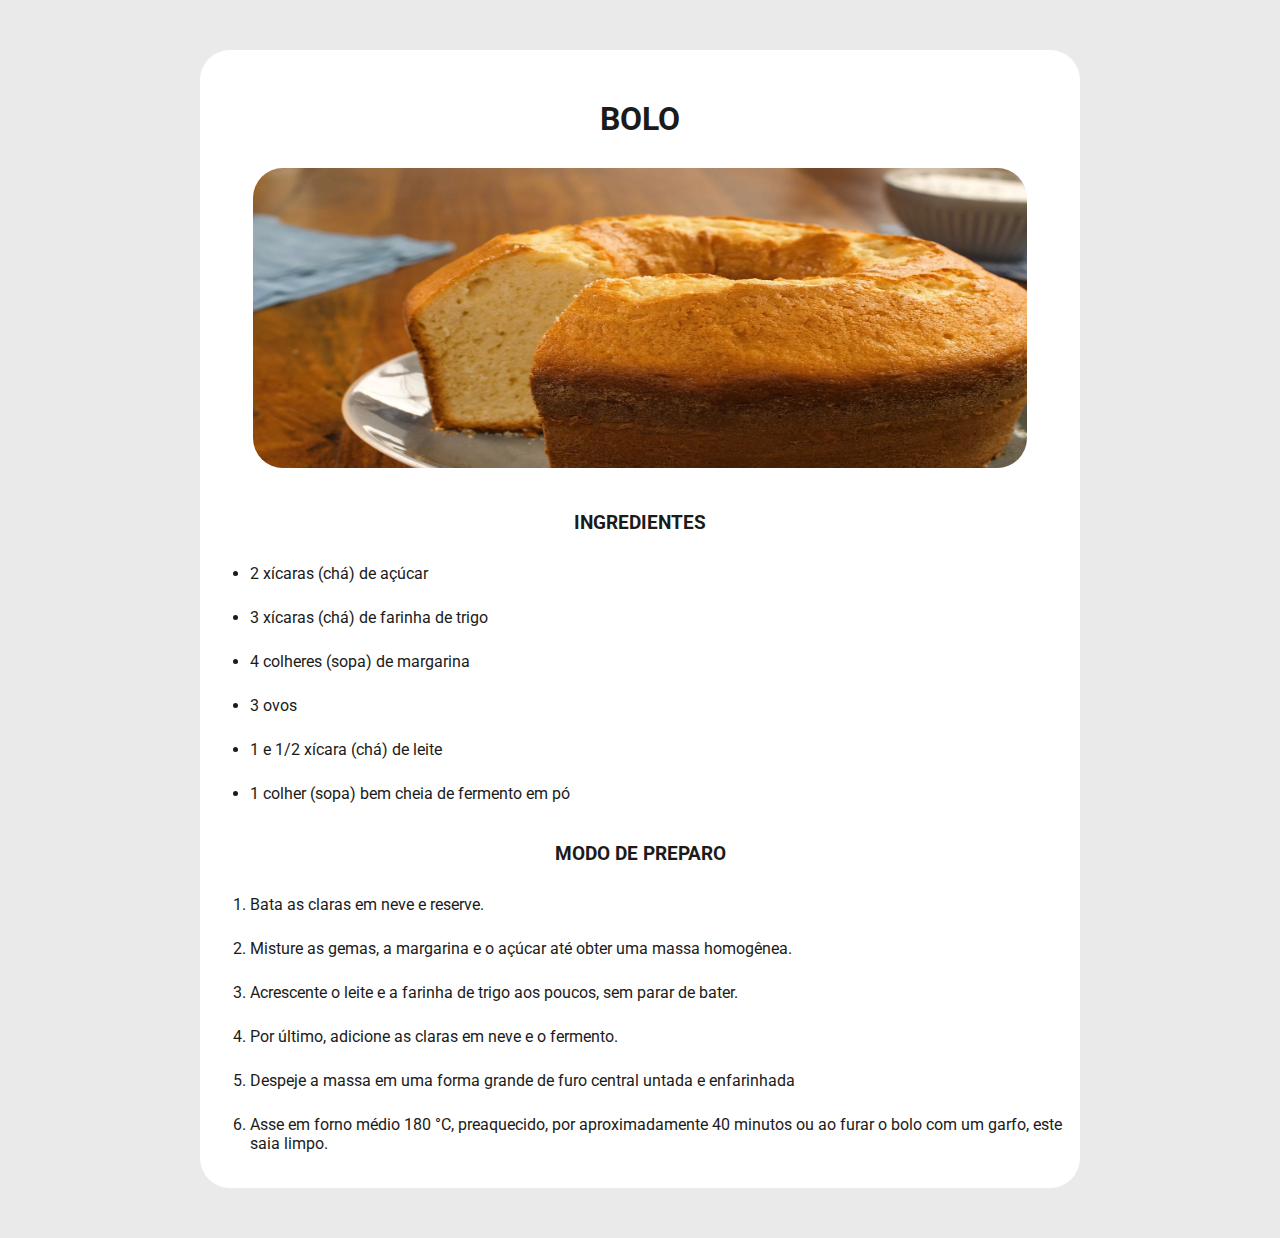
<file: 4.pagina-de-receita/index.html>
<!DOCTYPE html>
<html lang="en">
<head>
    <meta charset="UTF-8">
    <meta http-equiv="X-UA-Compatible" content="IE=edge">
    <meta name="viewport" content="width=device-width, initial-scale=1.0">
    <title>Página de Receitas</title>
    <link rel="stylesheet" href="style.css">
    <link rel="preconnect" href="https://fonts.googleapis.com" />
    <link rel="preconnect" href="https://fonts.gstatic.com" crossorigin />
    <link
   href="https://fonts.googleapis.com/css2?family=Roboto:wght@400;700&display=swap"
   rel="stylesheet"/>
</head>
<body>
    <div class="main-container">
        <h1>Bolo</h1>
        <div class="imagem">
            <img src="./assets/bolo.webp">
        </div>
        <h3>Ingredientes</h3>
        <ul class="listas">
            <li>2 xícaras (chá) de açúcar</li>
            <li>3 xícaras (chá) de farinha de trigo</li>
            <li>4 colheres (sopa) de margarina</li>
            <li>3 ovos</li>
            <li>1 e 1/2 xícara (chá) de leite</li>
            <li>1 colher (sopa) bem cheia de fermento em pó</li>
        </ul>
        <h3>Modo de preparo</h3>
        <ol class="listas" type="1">
            <li>Bata as claras em neve e reserve.</li>
            <li>Misture as gemas, a margarina e o açúcar até obter uma massa homogênea.</li>
            <li>Acrescente o leite e a farinha de trigo aos poucos, sem parar de bater.</li>
            <li>Por último, adicione as claras em neve e o fermento.</li>
            <li>Despeje a massa em uma forma grande de furo central untada e enfarinhada</li>
            <li>Asse em forno médio 180 °C, preaquecido, por aproximadamente 40 minutos ou ao furar o bolo com um garfo, este saia limpo.</li>
        </ol>
    </div>
</body>
</html>
</file>
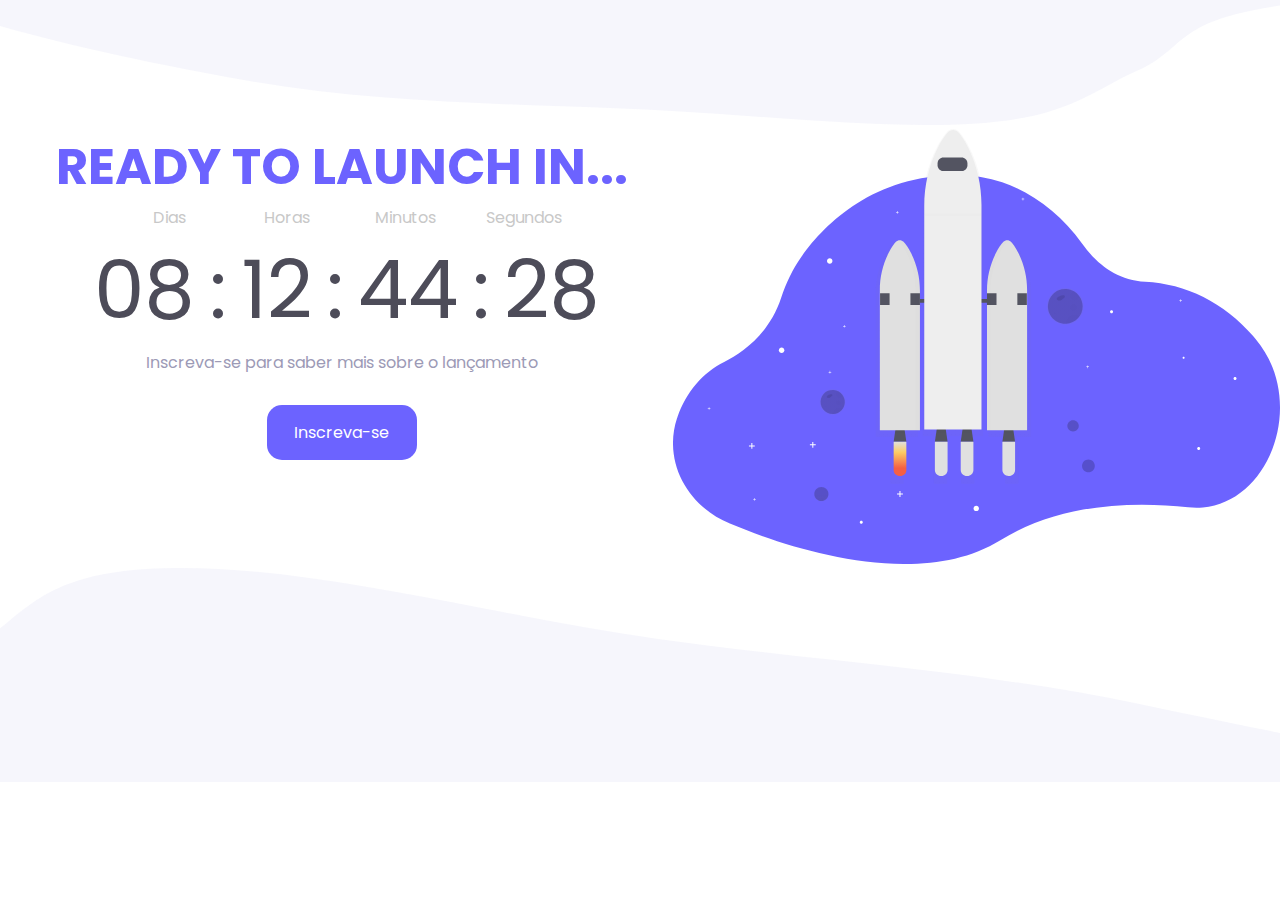
<file: 5.countdown/index.html>
<!DOCTYPE html>
<html lang="en">
<head>
    <meta charset="UTF-8">
    <meta http-equiv="X-UA-Compatible" content="IE=edge">
    <meta name="viewport" content="width=device-width, initial-scale=1.0">
    <title>CountDown</title>
    <link rel="stylesheet" href="style.css">
    <link rel="preconnect" href="https://fonts.googleapis.com">
    <link rel="preconnect" href="https://fonts.gstatic.com" crossorigin>
    <link href="https://fonts.googleapis.com/css2?family=Poppins:ital,wght@0,100;0,200;0,300;0,400;0,500;0,600;0,700;0,800;0,900;1,100;1,200;1,300;1,400;1,500;1,600;1,700;1,800;1,900&display=swap" rel="stylesheet">
</head>
<body>

    <section class="container-grid">
        <div class="top-image">
            <img src="./images/top-image.svg">
        </div>
        <div class="countdown-container center">
                <span class="title">READY TO LAUNCH IN...</span>
            <div class="container-titles" style="display: grid; grid-template-columns: 1fr 1fr 1fr 1fr; margin-left: 60px; margin-right: 50px;">
                <span class="time-title">Dias</span>
                <span class="time-title">Horas</span>
                <span class="time-title">Minutos</span>
                <span class="time-title">Segundos</span>
            </div>
            <div class="container-numbers">
                <span id="days" class="number-title">08</span>
                <span class="number-title">:</span>
                <span id="hours" class="number-title">12</span>
                <span class="number-title">:</span>
                <span id="minutes" class="number-title">44</span>
                <span class="number-title">:</span>
                <span id="seconds" class="number-title">28</span>
            </div>
            <span class="subscribe">Inscreva-se para saber mais sobre o lançamento</span>
            <div class="btn">
                <span>Inscreva-se</span>
            </div>
        </div>
        <div class="container-rocket">
            <img src="./images/rocket.svg">
        </div>
        <div class="bottom-image">
            <img src="./images/bottom-image.svg">
        </div>
    </section>
    <script src="script.js"></script>
</body>
</html>
</file>
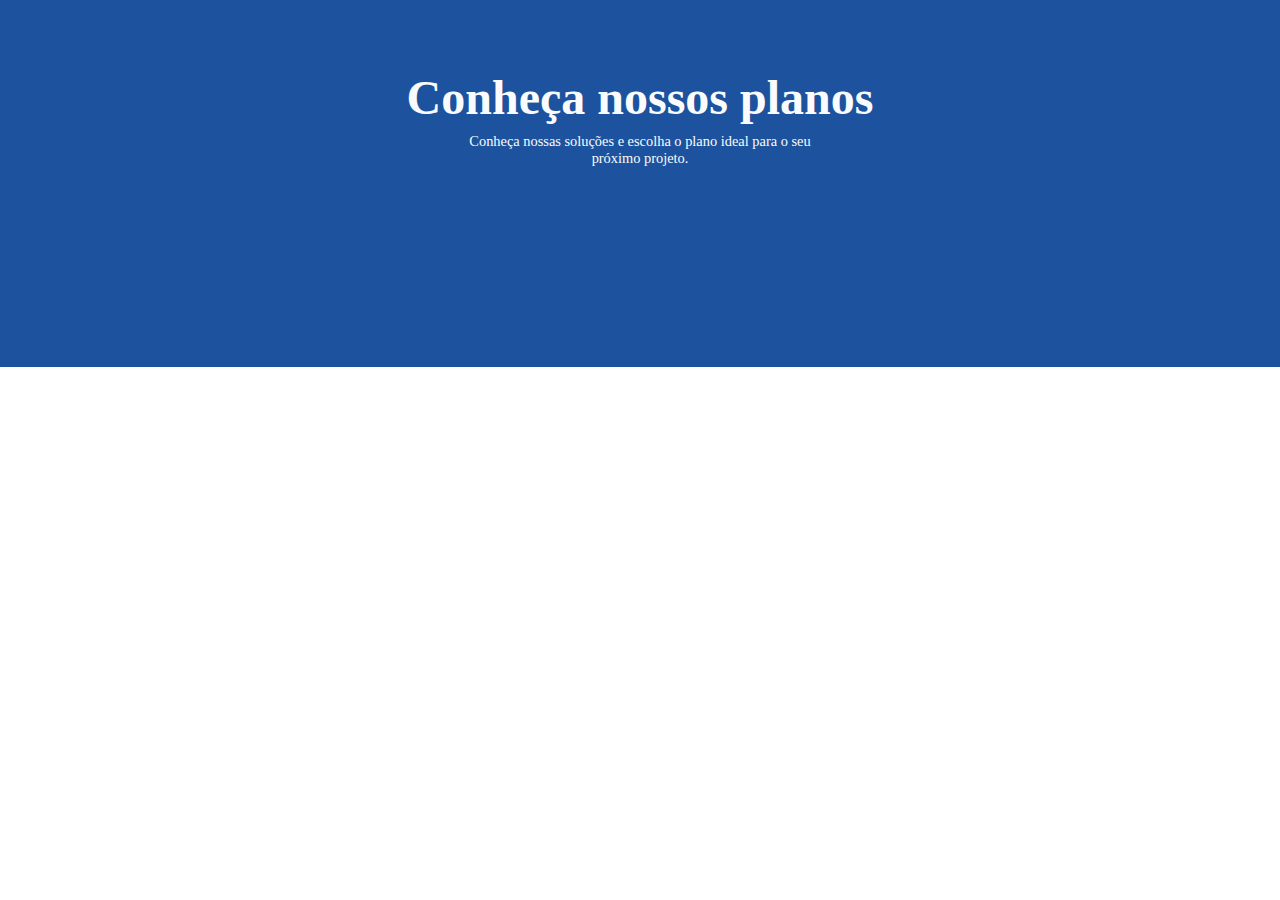
<file: 8.pricing-table/index.html>
<!DOCTYPE html>
<html lang="en">
<head>
    <meta charset="UTF-8">
    <meta http-equiv="X-UA-Compatible" content="IE=edge">
    <meta name="viewport" content="width=device-width, initial-scale=1.0">
    <title>Pricing Table</title>
    <link rel="stylesheet" href="style.css">
</head>
<body>
    <section class="header">
        <div class="text-container">
            <p class="title">Conheça nossos planos</p>
            <p class="description">Conheça nossas soluções e escolha o plano ideal para o seu</p>
            <p class="description"> próximo projeto.</p>
        </div>
    </section>

    <section class="container-cards">
        <div class="cards"></div>
        <div class="cards"></div>
        <div class="cards"></div>
    </section>
</body>
</html>
</file>
<file: 4.pagina-de-receita/style.css>
* {
    margin: 0;
    padding: 0;
    box-sizing: border-box;
}


body {
    background-color: #EAEAEA;
    font-family: 'Roboto', sans-seri
}
.main-container {
    margin: 50px 200px;
    padding: 10px;
    background-color:  #FFFFFF;
    border-radius: 30px;
}

h1, h3, li {
    color: #1B1B1B;
}

h1, h3 {
    text-transform: uppercase;
    margin-bottom: 30px;
}

img {
    width: 90%;
    height: 300px;
    border-radius: 30px;
}

.imagem{
   text-align: center;
}

h1, h3 {
    margin-top: 40px;
    text-align: center;
}

li {
    margin-bottom: 25px;
}

.listas {
    margin-left: 40px;
}
</file>
<file: 5.countdown/style.css>
*  {
    box-sizing: border-box;
    padding: 0;
    margin: 0;
}

:root {
    --black: #4D4C59;
    --purple: #6C63FF;
    --light-grey: #C8C8C8;
    --text-color: #9C9AB6;
}

body{
    width: 100vw;
    height: 100vh;
    overflow-x: hidden;
}

span {
    font-family: 'Poppins', sans-serif;
}


.container-grid {
    display: grid;
    grid-template-columns: 50px 1fr 40px 1fr;
}

.top-image, .bottom-image{
    grid-column: 1/5;
}

.top-image img, .bottom-image img{
    width: 100vw;
}

.container-rocket {
    grid-column: 4/5;

}

.countdown-container {
    grid-column: 2/3;
}

.btn {
    background-color: var(--purple);
    padding: 15px;
    border-radius: 15px;
    color: white;
    width: 150px;
    margin-top: 30px;
    margin-left: auto;
    margin-right: auto;
}

.center {
    text-align: center;
}

.title {
    font-weight: bold;
    font-size: 50px;
    color: var(--purple);
}


.time-title {
    color: var(--light-grey);
}

.number-title {
    color: var(--black);
    font-size: 80px;
    margin-left: 10px;

}

.subscribe {
    color: var(--text-color);
}
</file>
<file: 8.pricing-table/style.css>
:root {
    --yellow: #ffcc29;
    --blue: #1d539e;
    --gray: #828799;
    --page-background: #f9fbfc;
}

* {
    padding: 0;
    margin: 0;
}

.header {
    background-color: var(--blue);
}

.text-container {
    display: flex;
    flex-direction: column;
    align-items: center;
    justify-content: center;
    padding-top: 70px;
    padding-bottom: 200px;
}

.title {
    font-size: 3rem;
    margin-bottom: 0.5rem;
    font-weight: 700;
    color: var(--page-background);
}

.description {
    font-size: 0.9rem;
    font-weight: 500;
    color: var(--page-background);
}
</file>
